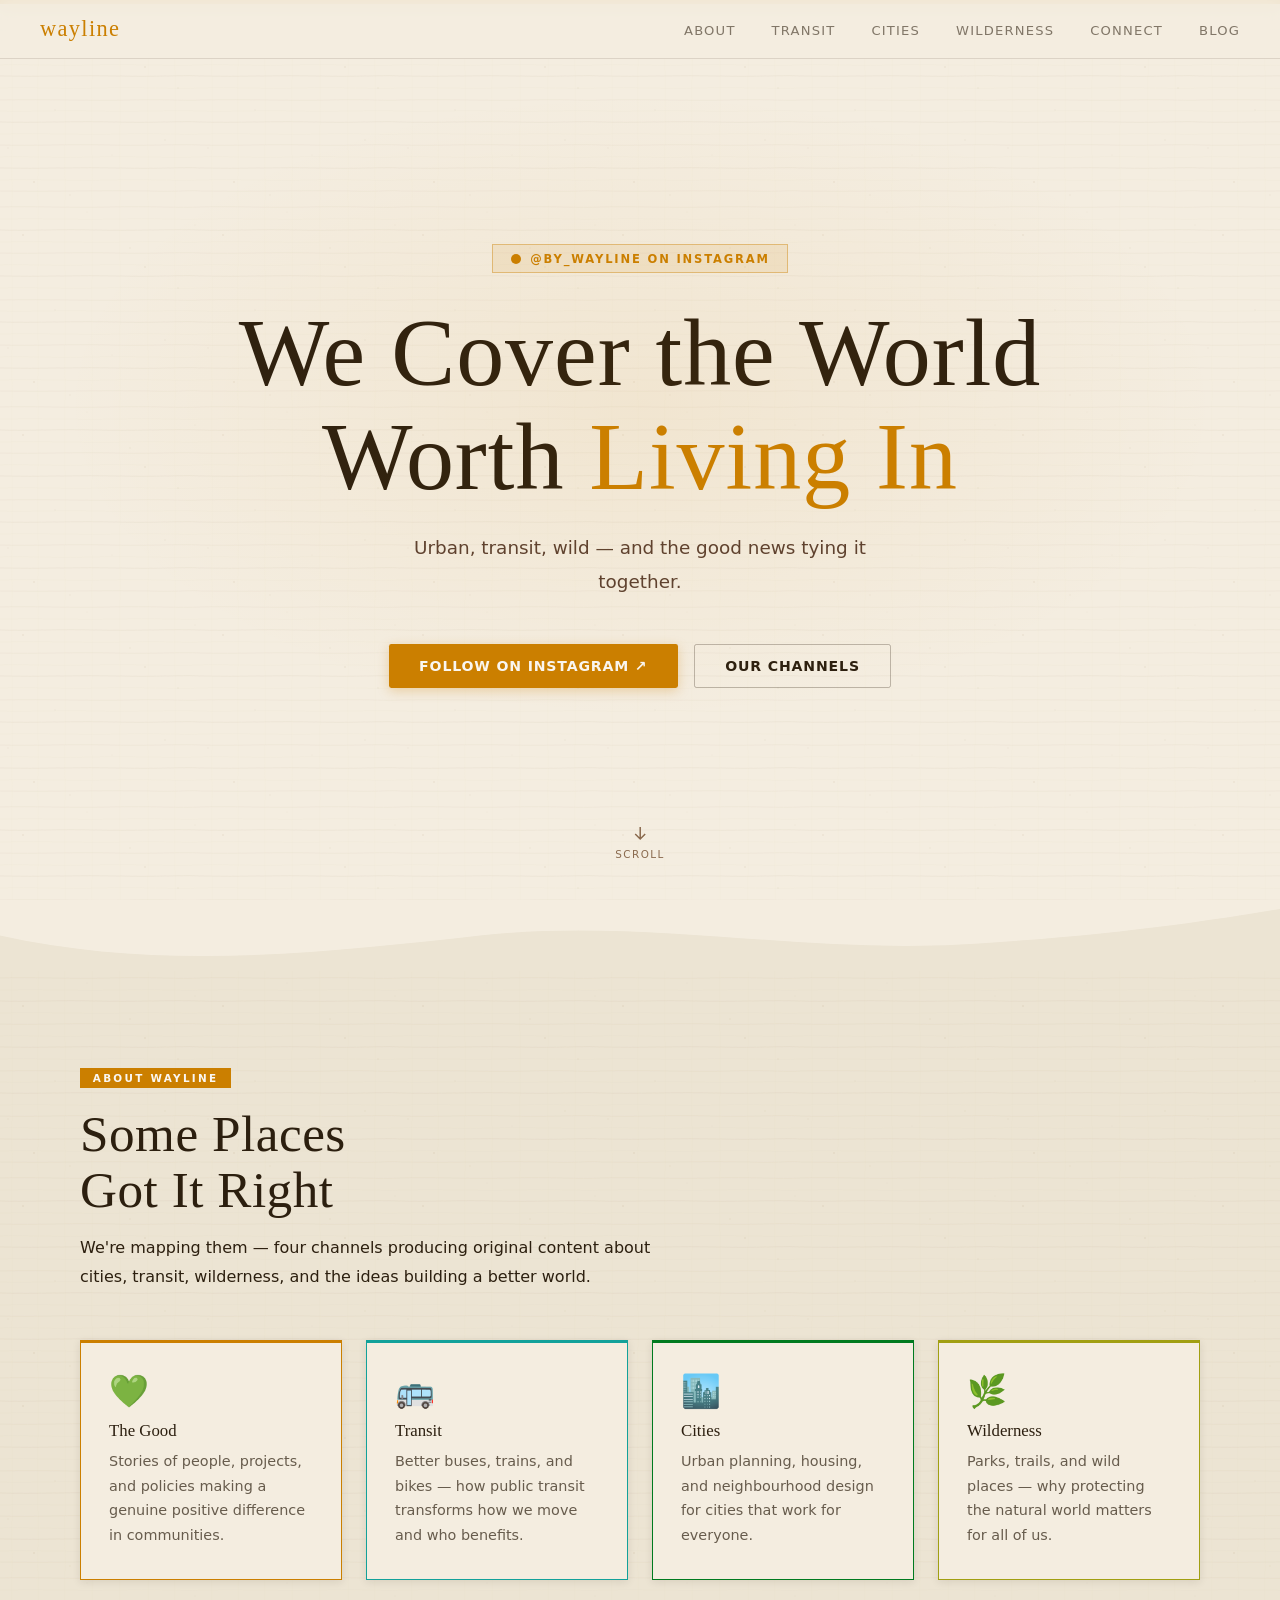
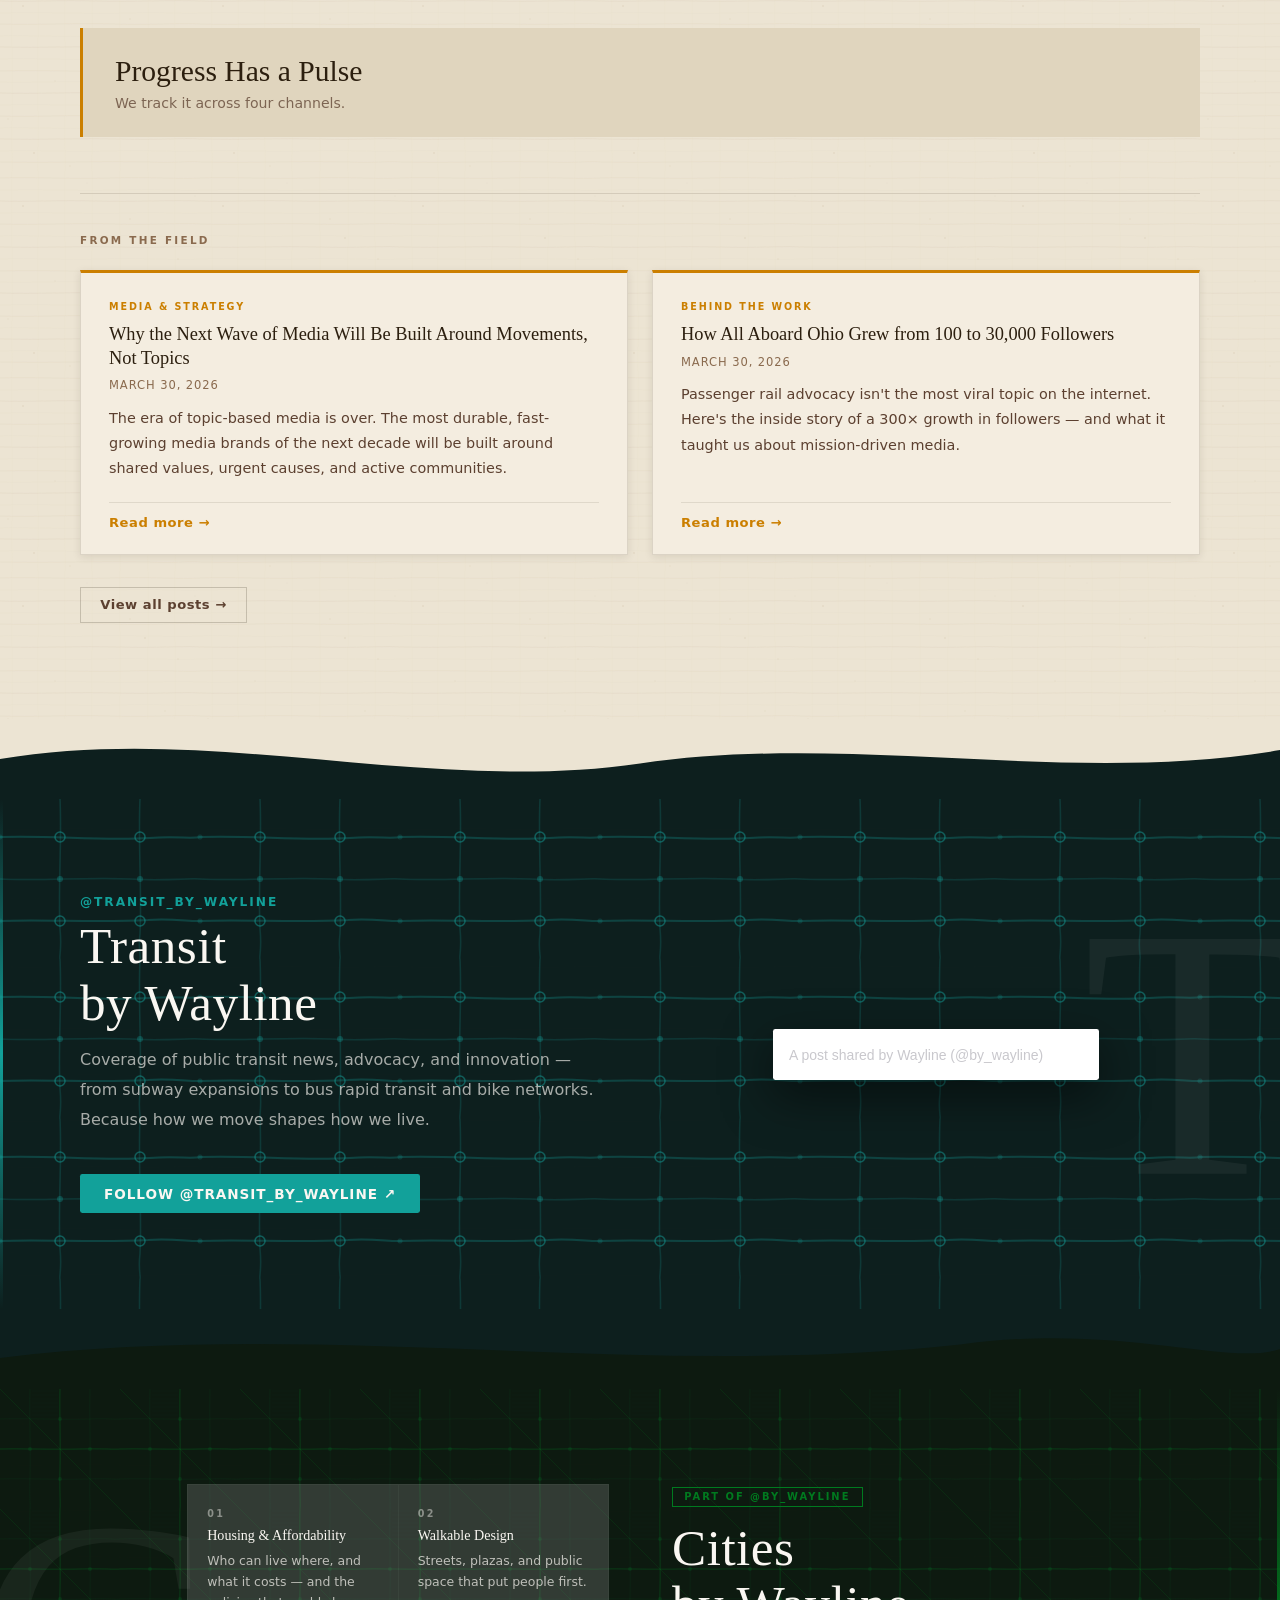
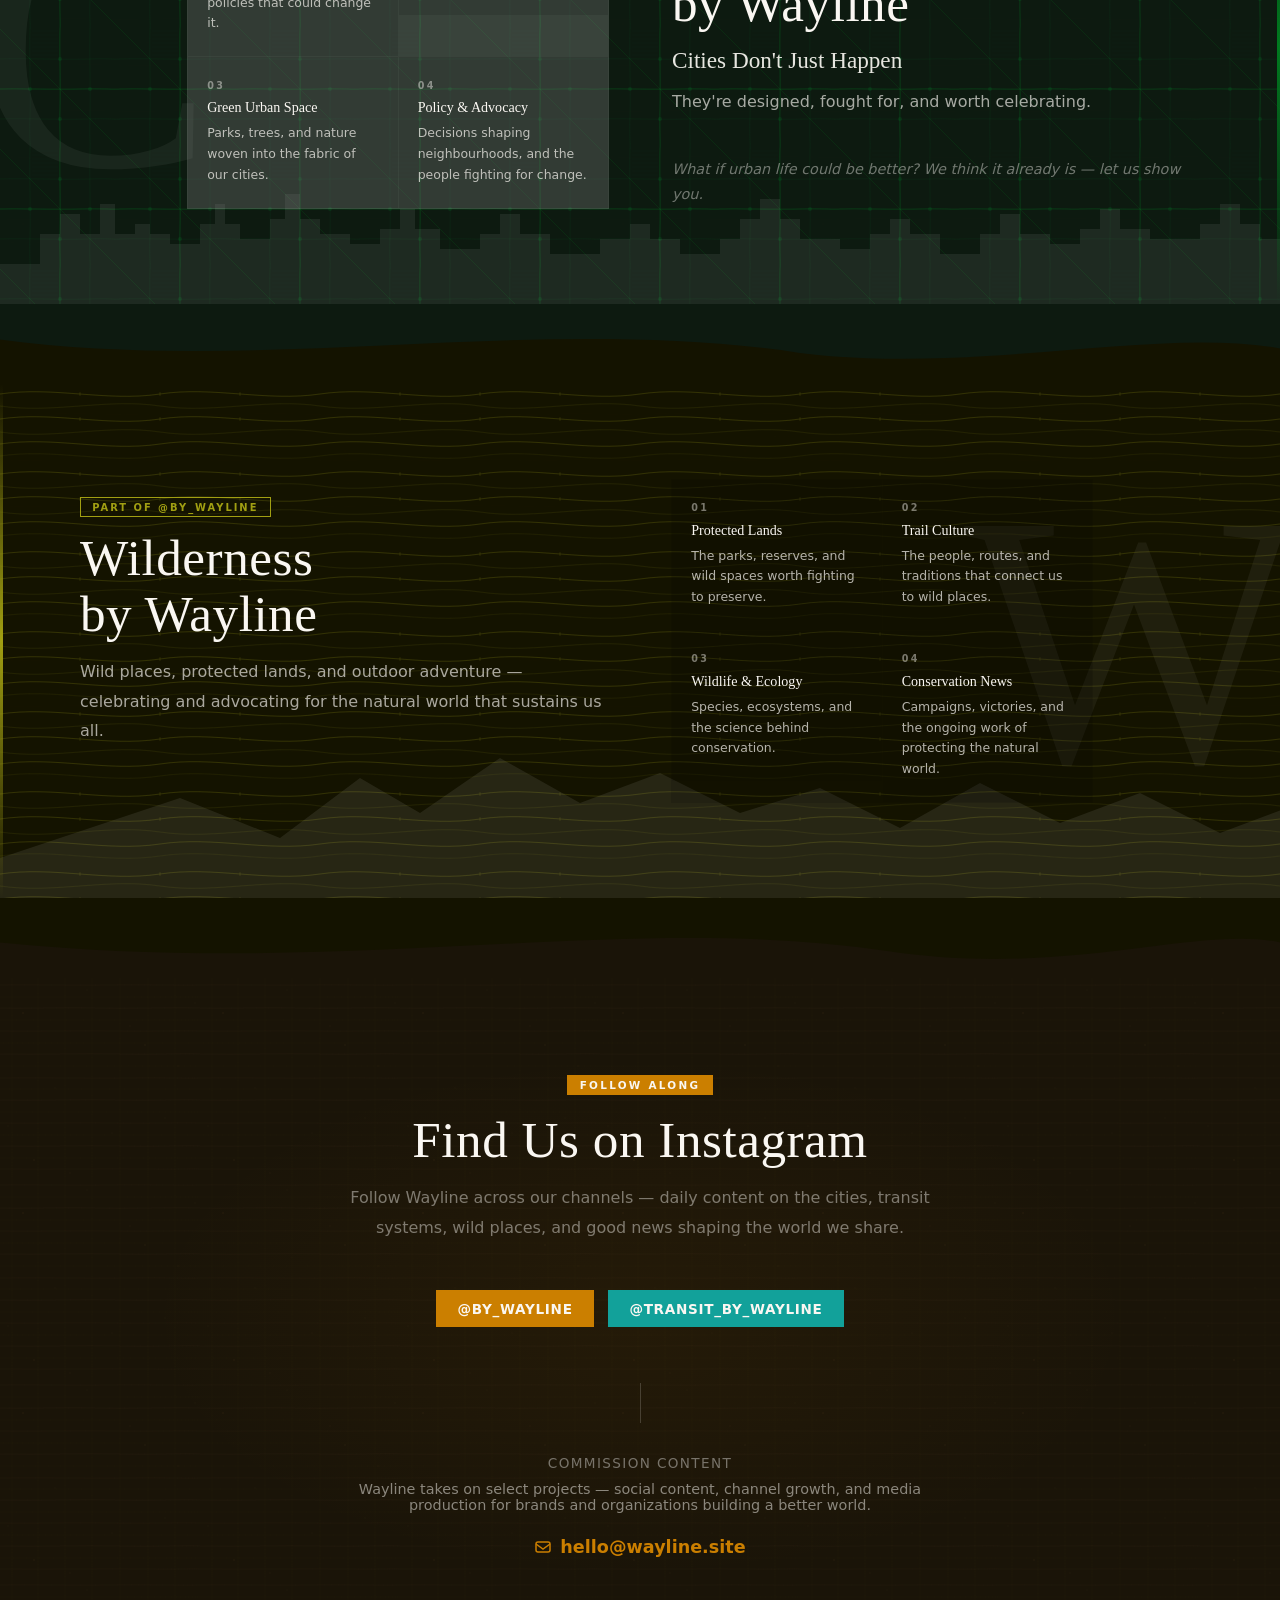
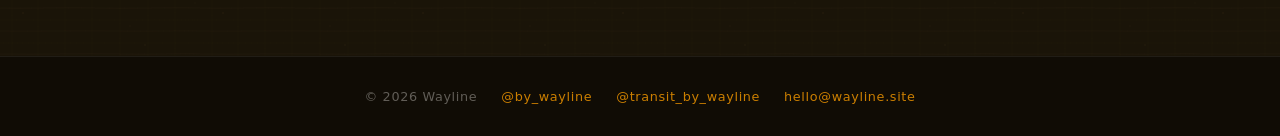
<file: index.html>
<!DOCTYPE html>
<html lang="en">
<head>
  <meta charset="UTF-8" />
  <meta name="viewport" content="width=device-width, initial-scale=1.0" />
  <!-- Security headers (where supported via meta) -->
  <meta http-equiv="Content-Security-Policy" content="default-src 'self'; script-src 'self' https://www.instagram.com; style-src 'self' 'unsafe-inline' https://fonts.googleapis.com; font-src 'self' https://fonts.gstatic.com; img-src 'self' https: data:; frame-src https://www.instagram.com; connect-src 'self'; object-src 'none'; base-uri 'self'; form-action 'self';" />
  <meta http-equiv="Referrer-Policy" content="strict-origin-when-cross-origin" />
  <title>Wayline — Independent Media for Cities, Transit &amp; Wilderness</title>
  <meta name="description" content="Wayline is an independent media company producing original content about cities, transit, wilderness, and building a better world. We grow audiences for causes that matter — and produce content for mission-aligned brands." />
  <meta name="keywords" content="cities media, transit news, wilderness conservation, urban planning, public transit advocacy, independent media, social media content production, mission-driven media" />
  <meta property="og:title"       content="Wayline — Independent Media for a Better World" />
  <meta property="og:description" content="Original content about cities, transit, wilderness, and the good news shaping tomorrow. Wayline is an independent media company that grows audiences for ideas that matter." />
  <meta property="og:url"         content="https://www.wayline.site" />
  <meta property="og:type"        content="website" />
  <meta property="og:image"       content="https://www.wayline.site/static/img/WaylineFavicon.png" />
  <meta name="twitter:card"       content="summary" />
  <meta name="twitter:title"      content="Wayline — Independent Media for a Better World" />
  <meta name="twitter:description" content="Cities, transit, wilderness, and good. Independent media that builds audiences around the ideas improving our world." />
  <link rel="canonical" href="https://www.wayline.site" />
  <link rel="icon" type="image/png" href="static/img/WaylineFavicon.png" />
  <link rel="apple-touch-icon" href="static/img/WaylineFavicon.png" />
  <link rel="preconnect" href="https://fonts.googleapis.com" />
  <link rel="preconnect" href="https://fonts.gstatic.com" crossorigin />
  <link href="https://fonts.googleapis.com/css2?family=Hermeneus+One&family=Gasoek+One&family=Konkhmer+Sleokchher&family=Skranji:wght@400;700&family=DM+Sans:ital,opsz,wght@0,9..40,300;0,9..40,400;0,9..40,500;0,9..40,700;1,9..40,400&display=swap" rel="stylesheet" />
  <link rel="stylesheet" href="style.css" />
  <script type="application/ld+json">
  {
    "@context": "https://schema.org",
    "@type": "Organization",
    "name": "Wayline",
    "alternateName": "Wayline Media",
    "url": "https://www.wayline.site",
    "logo": "https://www.wayline.site/static/img/WaylineFavicon.png",
    "description": "Wayline is an independent media company producing original content about cities, transit, wilderness, and building a better world. Wayline operates four dedicated social channels and produces content for mission-aligned brands and organizations on a contract basis. Notable work includes the All Aboard Ohio rebrand and social growth from under 100 to over 30,000 followers and 1 million monthly views, the launch of mangrovewater.org, and a brand kit for esparail.org.",
    "email": "hello@wayline.site",
    "knowsAbout": ["urban planning", "public transit", "wilderness conservation", "social media content production", "media strategy", "brand storytelling", "channel growth"],
    "sameAs": [
      "https://www.instagram.com/by_wayline",
      "https://www.instagram.com/transit_by_wayline",
      "https://www.instagram.com/cities_by_wayline",
      "https://www.instagram.com/wilderness_by_wayline"
    ]
  }
  </script>
</head>
<body>

  <!-- ===== Navigation ===== -->
  <nav>
    <span class="nav-logo">wayline</span>
    <ul class="nav-links">
      <li><a href="#about">About</a></li>
      <li><a href="#transit">Transit</a></li>
      <li><a href="#cities">Cities</a></li>
      <li><a href="#wilderness">Wilderness</a></li>
      <li><a href="#connect">Connect</a></li>
      <li><a href="/blog/">Blog</a></li>
    </ul>
  </nav>

  <!-- ===== Hero ===== -->
  <section class="hero" id="top">
    <span class="hero-badge reveal">
      <svg width="12" height="12" viewBox="0 0 12 12" fill="currentColor" aria-hidden="true"><circle cx="6" cy="6" r="5"/></svg>
      @by_wayline on Instagram
    </span>
    <h1 class="reveal reveal-delay-1">
      We Cover the World<br>Worth <span class="accent">Living In</span>
    </h1>
    <p class="hero-tagline reveal reveal-delay-2">
      Urban, transit, wild — and the good news tying it together.
    </p>
    <div class="hero-cta reveal reveal-delay-3">
      <a href="https://www.instagram.com/by_wayline" target="_blank" rel="noopener noreferrer" class="btn btn-primary">
        Follow on Instagram ↗
      </a>
      <a href="#about" class="btn btn-ghost">Our Channels</a>
    </div>
    <div class="scroll-hint" aria-hidden="true">
      <svg viewBox="0 0 18 18" fill="none" stroke="currentColor" stroke-width="1.5">
        <path d="M9 3v12M4 10l5 5 5-5"/>
      </svg>
      scroll
    </div>
  </section>

  <!-- Wave: hero → about -->
  <div class="wave" aria-hidden="true" style="background:#f4ede0">
    <svg viewBox="0 0 1440 80" xmlns="http://www.w3.org/2000/svg" preserveAspectRatio="none">
      <path d="M0,0 L0,40 C180,80 360,60 540,40 C720,20 900,60 1080,50 C1260,40 1380,20 1440,10 L1440,80 L0,80 Z" fill="#ece4d3"/>
    </svg>
  </div>

  <!-- ===== About / Mission ===== -->
  <section class="about" id="about">
    <div class="container">
      <div class="about-header">
        <span class="section-tag reveal" style="background:var(--wayline)">About Wayline</span>
        <h2 class="section-title reveal reveal-delay-1">
          Some Places<br>Got It Right
        </h2>
        <p class="section-sub reveal reveal-delay-2">
          We're mapping them — four channels producing original content about cities, transit, wilderness, and the ideas building a better world.
        </p>
      </div>
      <div class="mission-grid">
        <div class="mission-card reveal reveal-delay-1" style="border-color:var(--wayline)">
          <div class="mission-icon">💚</div>
          <h3>The Good</h3>
          <p>Stories of people, projects, and policies making a genuine positive difference in communities.</p>
        </div>
        <div class="mission-card reveal reveal-delay-2" style="border-color:var(--transit)">
          <div class="mission-icon">🚌</div>
          <h3>Transit</h3>
          <p>Better buses, trains, and bikes — how public transit transforms how we move and who benefits.</p>
        </div>
        <div class="mission-card reveal reveal-delay-3" style="border-color:var(--cities)">
          <div class="mission-icon">🏙️</div>
          <h3>Cities</h3>
          <p>Urban planning, housing, and neighbourhood design for cities that work for everyone.</p>
        </div>
        <div class="mission-card reveal reveal-delay-4" style="border-color:var(--wilderness)">
          <div class="mission-icon">🌿</div>
          <h3>Wilderness</h3>
          <p>Parks, trails, and wild places — why protecting the natural world matters for all of us.</p>
        </div>
      </div>
      <blockquote class="pull-quote reveal">
        <p>Progress Has a Pulse</p>
        <span>We track it across four channels.</span>
      </blockquote>
      <div class="blog-preview reveal">
        <p class="blog-preview-label">From the Field</p>
        <div class="blog-preview-grid">
          <article class="blog-preview-card">
            <span class="blog-preview-cat">Media &amp; Strategy</span>
            <h3><a href="/posts/movements-not-topics">Why the Next Wave of Media Will Be Built Around Movements, Not Topics</a></h3>
            <time class="blog-preview-date" datetime="2026-03-30">March 30, 2026</time>
            <p>The era of topic-based media is over. The most durable, fast-growing media brands of the next decade will be built around shared values, urgent causes, and active communities.</p>
            <a href="/posts/movements-not-topics" class="blog-preview-link">Read more →</a>
          </article>
          <article class="blog-preview-card">
            <span class="blog-preview-cat">Behind the Work</span>
            <h3><a href="/posts/all-aboard-ohio-instagram-growth">How All Aboard Ohio Grew from 100 to 30,000 Followers</a></h3>
            <time class="blog-preview-date" datetime="2026-03-30">March 30, 2026</time>
            <p>Passenger rail advocacy isn't the most viral topic on the internet. Here's the inside story of a 300× growth in followers — and what it taught us about mission-driven media.</p>
            <a href="/posts/all-aboard-ohio-instagram-growth" class="blog-preview-link">Read more →</a>
          </article>
        </div>
        <a href="/blog/" class="blog-preview-all">View all posts →</a>
      </div>
    </div>
  </section>

  <!-- Wave: about → transit -->
  <div class="wave" aria-hidden="true" style="background:#ece4d3">
    <svg viewBox="0 0 1440 90" xmlns="http://www.w3.org/2000/svg" preserveAspectRatio="none">
      <path d="M0,45 C240,5 480,85 720,50 C960,15 1200,75 1440,35 L1440,90 L0,90 Z" fill="#0d1f1e"/>
    </svg>
  </div>

  <!-- ===== Transit by Wayline ===== -->
  <section class="brand-section transit-section" id="transit">
    <span class="brand-deco-letter" aria-hidden="true">T</span>
    <div class="container">
      <div class="brand-info">
        <p class="brand-handle reveal" style="color:var(--bg-transit-accent)">@transit_by_wayline</p>
        <h2 class="section-title transit-title reveal reveal-delay-1">Transit<br>by Wayline</h2>
        <p class="section-sub reveal reveal-delay-2">
          Coverage of public transit news, advocacy, and innovation — from subway expansions to bus rapid transit and bike networks. Because how we move shapes how we live.
        </p>
        <a href="https://www.instagram.com/transit_by_wayline" target="_blank" rel="noopener noreferrer"
           class="brand-link reveal reveal-delay-3" style="background:var(--bg-transit-accent)">
          Follow @transit_by_wayline ↗
        </a>
      </div>
      <div class="brand-embed reveal reveal-delay-2">
        <div class="embed-frame">
          <blockquote class="instagram-media" data-instgrm-captioned
            data-instgrm-permalink="https://www.instagram.com/p/DC-3gw5ss4G/?utm_source=ig_embed&utm_campaign=loading"
            data-instgrm-version="14">
            <div style="padding:16px;">
              <a href="https://www.instagram.com/p/DC-3gw5ss4G/?utm_source=ig_embed&utm_campaign=loading"
                 style="color:#c9c8cd;font-family:Arial,sans-serif;font-size:14px;font-style:normal;font-weight:normal;line-height:17px;text-decoration:none;"
                 target="_blank" rel="noopener noreferrer">A post shared by Wayline (@by_wayline)</a>
            </div>
          </blockquote>
        </div>
      </div>
    </div>
  </section>

  <!-- Wave: transit → cities -->
  <div class="wave" aria-hidden="true" style="background:#0d1f1e">
    <svg viewBox="0 0 1440 90" xmlns="http://www.w3.org/2000/svg" preserveAspectRatio="none">
      <path d="M0,55 C360,10 720,80 1080,40 C1260,15 1380,65 1440,45 L1440,90 L0,90 Z" fill="#0d1a10"/>
    </svg>
  </div>

  <!-- ===== Cities by Wayline ===== -->
  <section class="brand-section cities-section flip" id="cities">
    <span class="brand-deco-letter" aria-hidden="true">C</span>

    <!-- Inline skyline silhouette -->
    <svg class="skyline-deco" viewBox="0 0 1440 120" preserveAspectRatio="none" fill="white" xmlns="http://www.w3.org/2000/svg" aria-hidden="true">
      <path d="M0,120 L0,80 L40,80 L40,50 L60,50 L60,30 L80,30 L80,50 L100,50 L100,20 L115,20 L115,50
               L135,50 L135,40 L150,40 L150,50 L170,50 L170,60 L200,60 L200,40 L215,40 L215,20
               L225,20 L225,40 L240,40 L240,55 L270,55 L270,35 L285,35 L285,10 L300,10 L300,35
               L320,35 L320,50 L350,50 L350,60 L380,60 L380,45 L400,45 L400,25 L415,25 L415,45
               L440,45 L440,65 L480,65 L480,50 L500,50 L500,30 L520,30 L520,50 L550,50 L550,70
               L600,70 L600,55 L630,55 L630,40 L650,40 L650,55 L680,55 L680,70 L720,70
               L720,55 L740,55 L740,35 L760,35 L760,15 L780,15 L780,35 L800,35 L800,55
               L840,55 L840,65 L870,65 L870,50 L890,50 L890,35 L910,35 L910,50 L940,50
               L940,70 L980,70 L980,50 L1000,50 L1000,30 L1020,30 L1020,50 L1050,50
               L1050,60 L1080,60 L1080,45 L1100,45 L1100,25 L1120,25 L1120,45 L1150,45
               L1150,55 L1200,55 L1200,40 L1220,40 L1220,20 L1240,20 L1240,40 L1260,40
               L1260,55 L1300,55 L1300,65 L1340,65 L1340,50 L1360,50 L1360,35 L1380,35
               L1380,50 L1400,50 L1400,80 L1440,80 L1440,120 Z"/>
    </svg>

    <div class="container">
      <div class="brand-info">
        <span class="channel-status reveal" style="color:var(--bg-cities-accent)">Part of @by_wayline</span>
        <h2 class="section-title cities-title reveal reveal-delay-1">Cities<br>by Wayline</h2>
        <p class="brand-motto reveal reveal-delay-2">Cities Don't Just Happen</p>
        <p class="section-sub reveal reveal-delay-3">
          They're designed, fought for, and worth celebrating.
        </p>
        <p class="brand-aside reveal reveal-delay-4">What if urban life could be better? We think it already is — let us show you.</p>
      </div>
      <div class="content-pillars brand-embed reveal reveal-delay-2">
        <div class="pillar">
          <span class="pillar-num">01</span>
          <h4>Housing &amp; Affordability</h4>
          <p>Who can live where, and what it costs — and the policies that could change it.</p>
        </div>
        <div class="pillar">
          <span class="pillar-num">02</span>
          <h4>Walkable Design</h4>
          <p>Streets, plazas, and public space that put people first.</p>
        </div>
        <div class="pillar">
          <span class="pillar-num">03</span>
          <h4>Green Urban Space</h4>
          <p>Parks, trees, and nature woven into the fabric of our cities.</p>
        </div>
        <div class="pillar">
          <span class="pillar-num">04</span>
          <h4>Policy &amp; Advocacy</h4>
          <p>Decisions shaping neighbourhoods, and the people fighting for change.</p>
        </div>
      </div>
    </div>
  </section>

  <!-- Wave: cities → wilderness -->
  <div class="wave" aria-hidden="true" style="background:#0d1a10">
    <svg viewBox="0 0 1440 90" xmlns="http://www.w3.org/2000/svg" preserveAspectRatio="none">
      <path d="M0,40 C300,80 600,10 900,55 C1100,80 1300,25 1440,50 L1440,90 L0,90 Z" fill="#141300"/>
    </svg>
  </div>

  <!-- ===== Wilderness by Wayline ===== -->
  <section class="brand-section wilderness-section" id="wilderness">
    <span class="brand-deco-letter" aria-hidden="true">W</span>

    <!-- Inline mountain silhouette -->
    <svg class="mountain-deco" viewBox="0 0 1440 140" preserveAspectRatio="none" fill="white" xmlns="http://www.w3.org/2000/svg" aria-hidden="true">
      <path d="M0,140 L0,100 L180,40 L280,80 L360,20 L420,55 L500,0 L580,45 L660,15 L740,55
               L820,30 L900,70 L980,25 L1060,65 L1140,35 L1220,75 L1300,45 L1380,85 L1440,60
               L1440,140 Z"/>
    </svg>

    <div class="container">
      <div class="brand-info">
        <span class="channel-status reveal" style="color:var(--bg-wilderness-accent)">Part of @by_wayline</span>
        <h2 class="section-title wilderness-title reveal reveal-delay-1">Wilderness<br>by Wayline</h2>
        <p class="section-sub reveal reveal-delay-2">
          Wild places, protected lands, and outdoor adventure — celebrating and advocating for the natural world that sustains us all.
        </p>
      </div>
      <div class="content-pillars brand-embed reveal reveal-delay-2">
        <div class="pillar">
          <span class="pillar-num">01</span>
          <h4>Protected Lands</h4>
          <p>The parks, reserves, and wild spaces worth fighting to preserve.</p>
        </div>
        <div class="pillar">
          <span class="pillar-num">02</span>
          <h4>Trail Culture</h4>
          <p>The people, routes, and traditions that connect us to wild places.</p>
        </div>
        <div class="pillar">
          <span class="pillar-num">03</span>
          <h4>Wildlife &amp; Ecology</h4>
          <p>Species, ecosystems, and the science behind conservation.</p>
        </div>
        <div class="pillar">
          <span class="pillar-num">04</span>
          <h4>Conservation News</h4>
          <p>Campaigns, victories, and the ongoing work of protecting the natural world.</p>
        </div>
      </div>
    </div>
  </section>

  <!-- Wave: wilderness → connect -->
  <div class="wave" aria-hidden="true" style="background:#141300">
    <svg viewBox="0 0 1440 90" xmlns="http://www.w3.org/2000/svg" preserveAspectRatio="none">
      <path d="M0,50 C400,90 700,15 1000,60 C1200,90 1350,30 1440,50 L1440,90 L0,90 Z" fill="#1a1408"/>
    </svg>
  </div>

  <!-- ===== Connect ===== -->
  <section class="connect-section" id="connect">
    <div class="container reveal">
      <span class="section-tag" style="background:var(--wayline)">Follow Along</span>
      <h2 class="section-title">Find Us on Instagram</h2>
      <p class="section-sub">
        Follow Wayline across our channels — daily content on the cities, transit systems, wild places, and good news shaping the world we share.
      </p>
      <div class="brands-row">
        <a href="https://www.instagram.com/by_wayline" target="_blank" rel="noopener noreferrer"
           class="brand-chip" style="background:var(--wayline)">
          @by_wayline
        </a>
        <a href="https://www.instagram.com/transit_by_wayline" target="_blank" rel="noopener noreferrer"
           class="brand-chip" style="background:var(--bg-transit-accent)">
          @transit_by_wayline
        </a>
      </div>
      <div class="connect-divider"></div>
      <p style="color:rgba(255,255,255,0.4);font-size:0.85rem;margin-bottom:0.6rem;letter-spacing:0.1em;text-transform:uppercase;">Commission content</p>
      <p style="color:rgba(250,247,242,0.5);font-size:0.9rem;max-width:38rem;margin:0 auto 1.5rem;">Wayline takes on select projects — social content, channel growth, and media production for brands and organizations building a better world.</p>
      <a href="mailto:hello@wayline.site" class="email-link">
        <svg width="18" height="18" viewBox="0 0 18 18" fill="none" stroke="currentColor" stroke-width="1.5" aria-hidden="true">
          <rect x="2" y="4" width="14" height="10" rx="2"/>
          <path d="M2 6l7 5 7-5"/>
        </svg>
        hello@wayline.site
      </a>
    </div>
  </section>

  <!-- ===== Footer ===== -->
  <footer>
    <div class="footer-row">
      <span>© 2026 Wayline</span>
      <a href="https://www.instagram.com/by_wayline" target="_blank" rel="noopener noreferrer">@by_wayline</a>
      <a href="https://www.instagram.com/transit_by_wayline" target="_blank" rel="noopener noreferrer">@transit_by_wayline</a>
      <a href="mailto:hello@wayline.site">hello@wayline.site</a>
    </div>
  </footer>

  <!-- Instagram embed script -->
  <script async src="https://www.instagram.com/embed.js"></script>
  <!-- Scroll-reveal (external for CSP compliance) -->
  <script src="main.js" defer></script>

</body>
</html>
</file>
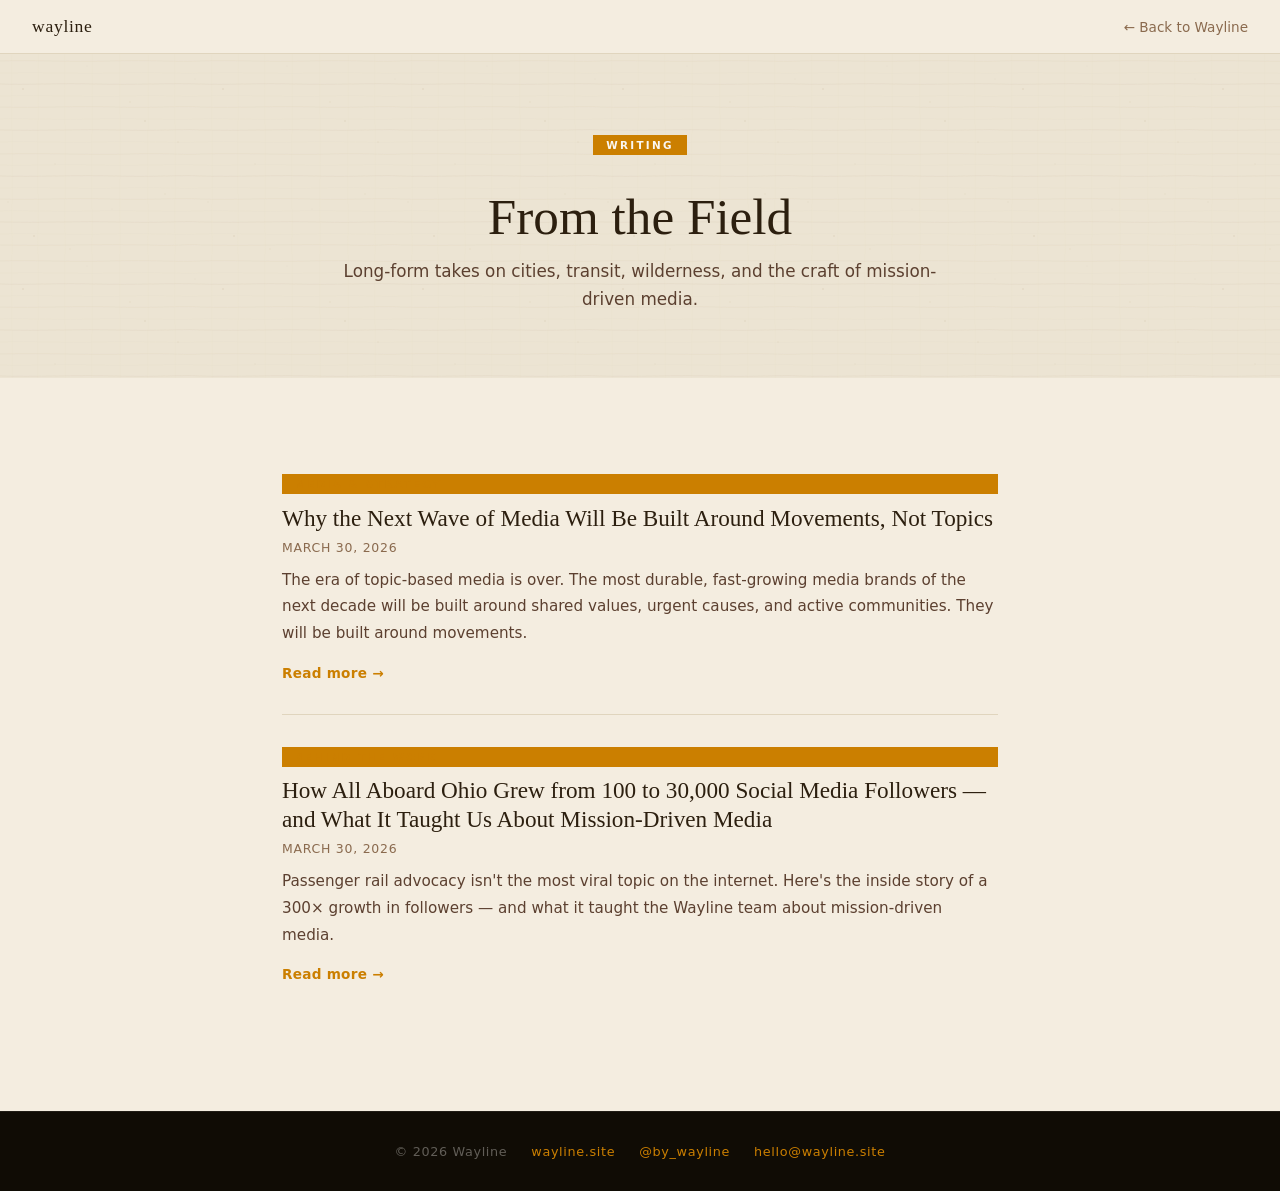
<file: blog/index.html>
<!DOCTYPE html>
<html lang="en">
<head>
  <meta charset="UTF-8" />
  <meta name="viewport" content="width=device-width, initial-scale=1.0" />
  <meta http-equiv="Content-Security-Policy" content="default-src 'self'; script-src 'self'; style-src 'self' 'unsafe-inline' https://fonts.googleapis.com; font-src 'self' https://fonts.gstatic.com; img-src 'self' data:; connect-src 'self'; object-src 'none'; base-uri 'self'; form-action 'self';" />
  <meta http-equiv="Referrer-Policy" content="strict-origin-when-cross-origin" />
  <title>Writing — Wayline</title>
  <meta name="description" content="Long-form writing from Wayline on cities, transit, wilderness, and the media behind mission-driven movements." />
  <meta property="og:title" content="Writing — Wayline" />
  <meta property="og:description" content="Long-form writing from Wayline on cities, transit, wilderness, and the media behind mission-driven movements." />
  <meta property="og:url" content="https://www.wayline.site/blog/" />
  <meta property="og:type" content="website" />
  <link rel="canonical" href="https://www.wayline.site/blog/" />
  <link rel="icon" type="image/png" href="../static/img/WaylineFavicon.png" />
  <link rel="apple-touch-icon" href="../static/img/WaylineFavicon.png" />
  <link rel="preconnect" href="https://fonts.googleapis.com" />
  <link rel="preconnect" href="https://fonts.gstatic.com" crossorigin />
  <link href="https://fonts.googleapis.com/css2?family=Hermeneus+One&family=DM+Sans:ital,opsz,wght@0,9..40,300;0,9..40,400;0,9..40,500;0,9..40,700;1,9..40,400&display=swap" rel="stylesheet" />
  <link rel="stylesheet" href="../style.css" />
  <link rel="stylesheet" href="blog.css" />
</head>
<body>

  <nav class="blog-nav">
    <a href="/" class="nav-logo">wayline</a>
    <a href="/" class="blog-nav-back">← Back to Wayline</a>
  </nav>

  <header class="blog-hero">
    <span class="section-tag" style="background:var(--wayline)">Writing</span>
    <h1>From the Field</h1>
    <p>Long-form takes on cities, transit, wilderness, and the craft of mission-driven media.</p>
  </header>

  <main class="blog-listing">

    <!-- =======================================================
         TO ADD A POST: Copy a <article class="post-card"> block,
         update slug, title, date, category, and excerpt text.
         The slug must match the filename in blog/posts/.
         ======================================================= -->

    <article class="post-card">
      <span class="post-category">Media &amp; Strategy</span>
      <h2>
        <a href="/posts/movements-not-topics">
          Why the Next Wave of Media Will Be Built Around Movements, Not Topics
        </a>
      </h2>
      <time class="post-date" datetime="2026-03-30">March 30, 2026</time>
      <p>
        The era of topic-based media is over. The most durable, fast-growing media brands of the next decade will be built around shared values, urgent causes, and active communities. They will be built around movements.
      </p>
      <a class="read-more" href="/posts/movements-not-topics">Read more →</a>
    </article>

    <article class="post-card">
      <span class="post-category">Behind the Work</span>
      <h2>
        <a href="/posts/all-aboard-ohio-instagram-growth">
          How All Aboard Ohio Grew from 100 to 30,000 Social Media Followers — and What It Taught Us About Mission-Driven Media
        </a>
      </h2>
      <time class="post-date" datetime="2026-03-30">March 30, 2026</time>
      <p>
        Passenger rail advocacy isn't the most viral topic on the internet. Here's the inside story of a 300&times; growth in followers — and what it taught the Wayline team about mission-driven media.
      </p>
      <a class="read-more" href="/posts/all-aboard-ohio-instagram-growth">Read more →</a>
    </article>

  </main>

  <footer>
    <div class="footer-row">
      <span>© 2026 Wayline</span>
      <a href="/">wayline.site</a>
      <a href="https://www.instagram.com/by_wayline" target="_blank" rel="noopener noreferrer">@by_wayline</a>
      <a href="mailto:hello@wayline.site">hello@wayline.site</a>
    </div>
  </footer>

</body>
</html>
</file>
<file: style.css>
/* ============================================================
   WAYLINE.SITE  —  Main Stylesheet
   Paper-texture / architectural / grassroots aesthetic
   Brand colours:
     Wayline     #CB7F00
     Transit     #12A19A
     Cities      #007A1F
     Wilderness  #A19F12
   ============================================================ */

/* === Fonts === */
@import url('https://fonts.googleapis.com/css2?family=Hermeneus+One&family=Gasoek+One&family=Konkhmer+Sleokchher&family=Skranji:wght@400;700&family=DM+Sans:ital,opsz,wght@0,9..40,300;0,9..40,400;0,9..40,500;0,9..40,700;1,9..40,400&display=swap');

/* === Design tokens === */
:root {
  --wayline:       #CB7F00;
  --wayline-dark:  #9a5f00;
  --transit:       #12A19A;
  --transit-dark:  #0b6e69;
  --cities:        #007A1F;
  --cities-dark:   #005015;
  --wilderness:    #A19F12;
  --wilderness-dark: #6e6c0b;

  /* Paper palette */
  --paper:         #f4ede0;
  --paper-mid:     #ece4d3;
  --paper-dark:    #e0d5be;
  --ink:           #2c1f0f;
  --ink-mid:       #5c4030;
  --ink-light:     #8a6a4e;

  /* Section backgrounds (hard-coded brand darks) */
  --bg-hero:       #f4ede0;
  --bg-about:      #ece4d3;
  --bg-transit:    #0d1f1e;
  --bg-cities:     #0d1a10;
  --bg-wilderness: #141300;
  --bg-connect:    #1a1408;

  /* Brand accent colours (used for edge bars, buttons, handles) */
  --bg-transit-accent:    #12A19A;
  --bg-cities-accent:     #007A1F;
  --bg-wilderness-accent: #A19F12;

  --light: #f4ede0;
  --white: #faf7f2;
  --dark:  #2c1f0f;

  /* Hermeneus One — core Wayline display font */
  --font-display:  'Hermeneus One', Georgia, 'Times New Roman', serif;
  /* Gasoek One — Transit section */
  --font-transit:  'Gasoek One', 'Hermeneus One', serif;
  /* Konkhmer Sleokchher — Cities section */
  --font-cities:   'Konkhmer Sleokchher', 'Hermeneus One', serif;
  /* Skranji — Wilderness section (bold urban stencil; update if a specific typeface is confirmed) */
  --font-wilderness: 'Skranji', 'Hermeneus One', serif;
  /* DM Sans — body copy */ 
  --font-body:     'DM Sans', system-ui, sans-serif;

  /* Slightly less aggressive radii for an architectural/editorial feel */
  --radius-sm: 0.15rem;
  --radius:    0.35rem;
  --radius-lg: 0.6rem;

  --shadow-sm: 0 2px 8px rgba(44,31,15,0.10);
  --shadow:    0 6px 20px rgba(44,31,15,0.14);
  --shadow-lg: 0 16px 40px rgba(44,31,15,0.2);
}

/* === Reset === */
*, *::before, *::after { box-sizing: border-box; margin: 0; padding: 0; }
html { scroll-behavior: smooth; }
body {
  font-family: var(--font-body);
  background: var(--paper);
  color: var(--ink);
  overflow-x: hidden;
}
a { color: inherit; text-decoration: none; }
img, svg { display: block; }

/* ============================================================
   NAVIGATION  — parchment / editorial masthead
   ============================================================ */
nav {
  position: fixed;
  inset: 0 0 auto 0;
  z-index: 200;
  display: flex;
  align-items: center;
  justify-content: space-between;
  padding: 1rem 2.5rem;
  background: rgba(244,237,224,0.93);
  backdrop-filter: blur(8px);
  border-bottom: 1.5px solid rgba(44,31,15,0.12);
}

.nav-logo {
  font-family: var(--font-display);
  font-size: 1.4rem;
  font-weight: 400;
  letter-spacing: 0.06em;
  color: var(--wayline);
}

.nav-links {
  display: flex;
  gap: 2.25rem;
  list-style: none;
}

.nav-links a {
  font-family: var(--font-body);
  font-size: 0.82rem;
  font-weight: 500;
  letter-spacing: 0.09em;
  color: rgba(44,31,15,0.58);
  transition: color 0.2s;
  text-transform: uppercase;
}
.nav-links a:hover { color: var(--wayline); }

/* ============================================================
   REVEAL ANIMATION (IntersectionObserver)
   ============================================================ */
.reveal {
  opacity: 0;
  transform: translateY(22px);
  transition: opacity 0.8s cubic-bezier(0.22,1,0.36,1),
              transform 0.8s cubic-bezier(0.22,1,0.36,1);
}
.reveal.visible { opacity: 1; transform: none; }
.reveal-delay-1 { transition-delay: 0.1s; }
.reveal-delay-2 { transition-delay: 0.22s; }
.reveal-delay-3 { transition-delay: 0.36s; }
.reveal-delay-4 { transition-delay: 0.5s; }

/* ============================================================
   HERO  — warm paper with dark ink
   ============================================================ */
.hero {
  position: relative;
  min-height: 100vh;
  background-color: var(--bg-hero);
  background-image: url('patterns/hero.svg');
  background-repeat: repeat;
  background-size: 200px 200px;
  display: flex;
  flex-direction: column;
  align-items: center;
  justify-content: center;
  text-align: center;
  padding: 7rem 2rem 5rem;
  overflow: hidden;
}

/* Warm amber wash from above */
.hero::before {
  content: '';
  position: absolute;
  inset: 0;
  background: radial-gradient(ellipse 65% 50% at 50% 45%,
    rgba(203,127,0,0.07) 0%,
    transparent 70%);
  pointer-events: none;
}

/* Amber rule at top — like a broadsheet masthead line */
.hero::after {
  content: '';
  position: absolute;
  top: 0; left: 0; right: 0;
  height: 4px;
  background: var(--wayline);
}

.hero-badge {
  display: inline-flex;
  align-items: center;
  gap: 0.5rem;
  background: rgba(203,127,0,0.1);
  border: 1.5px solid rgba(203,127,0,0.4);
  color: var(--wayline);
  font-family: var(--font-body);
  font-size: 0.72rem;
  font-weight: 600;
  letter-spacing: 0.16em;
  text-transform: uppercase;
  padding: 0.4rem 1.1rem;
  border-radius: 0;
  margin-bottom: 1.75rem;
}

.hero h1 {
  font-family: var(--font-display);
  font-size: clamp(2.8rem, 8vw, 6rem);
  font-weight: 400;
  color: var(--ink);
  line-height: 1.08;
  letter-spacing: 0.01em;
  margin-bottom: 1.4rem;
}

.hero h1 .accent { color: var(--wayline); }

.hero-tagline {
  font-size: clamp(0.95rem, 2vw, 1.15rem);
  color: var(--ink-mid);
  max-width: 500px;
  line-height: 1.85;
  margin-bottom: 2.8rem;
}

.hero-tagline em {
  font-style: italic;
  color: var(--ink);
}

.hero-cta {
  display: flex;
  gap: 1rem;
  flex-wrap: wrap;
  justify-content: center;
}

/* Scroll indicator */
.scroll-hint {
  position: absolute;
  bottom: 2.5rem;
  left: 50%;
  transform: translateX(-50%);
  display: flex;
  flex-direction: column;
  align-items: center;
  gap: 0.4rem;
  color: var(--ink-light);
  font-size: 0.65rem;
  letter-spacing: 0.14em;
  text-transform: uppercase;
  animation: bounce 2.2s ease-in-out infinite;
}
.scroll-hint svg { width: 18px; height: 18px; }

@keyframes bounce {
  0%, 100% { transform: translateX(-50%) translateY(0); }
  50%        { transform: translateX(-50%) translateY(7px); }
}

/* ============================================================
   BUTTONS
   ============================================================ */
.btn {
  display: inline-flex;
  align-items: center;
  gap: 0.5rem;
  padding: 0.82rem 1.9rem;
  border-radius: var(--radius-sm);
  font-family: var(--font-body);
  font-weight: 600;
  font-size: 0.88rem;
  letter-spacing: 0.06em;
  transition: transform 0.2s, box-shadow 0.2s, background 0.2s;
  cursor: pointer;
  text-transform: uppercase;
}
.btn:hover { transform: translateY(-2px); }

.btn-primary {
  background: var(--wayline);
  color: var(--white);
  box-shadow: 0 3px 12px rgba(203,127,0,0.28);
}
.btn-primary:hover {
  background: #d98a00;
  box-shadow: 0 6px 20px rgba(203,127,0,0.38);
}

.btn-ghost {
  border: 1.5px solid rgba(44,31,15,0.28);
  color: var(--ink);
  background: transparent;
}
.btn-ghost:hover {
  border-color: var(--wayline);
  color: var(--wayline);
}

/* ============================================================
   WAVE DIVIDERS
   ============================================================ */
.wave { display: block; width: 100%; overflow: hidden; line-height: 0; }
.wave svg { display: block; width: 100%; }

/* ============================================================
   UTILITY
   ============================================================ */
.container { max-width: 1120px; margin: 0 auto; }

.section-tag {
  display: inline-block;
  font-family: var(--font-body);
  font-size: 0.65rem;
  font-weight: 700;
  letter-spacing: 0.22em;
  text-transform: uppercase;
  padding: 0.25rem 0.8rem;
  border-radius: 0;
  margin-bottom: 1.1rem;
  color: var(--white);
}

.section-title {
  font-family: var(--font-display);
  font-size: clamp(2rem, 5vw, 3.2rem);
  font-weight: 400;
  line-height: 1.1;
  letter-spacing: 0.01em;
  margin-bottom: 0.9rem;
}

.section-sub {
  font-size: 1rem;
  line-height: 1.85;
  max-width: 600px;
  opacity: 0.8;
  margin-bottom: 2.5rem;
}

/* ============================================================
   ABOUT / MISSION  — paper mid-tone
   ============================================================ */
.about {
  padding: 6rem 2rem;
  background: var(--bg-about);
  background-image: url('patterns/hero.svg');
  background-repeat: repeat;
  background-size: 200px 200px;
  position: relative;
}

.about-header { margin-bottom: 3rem; }

.mission-grid {
  display: grid;
  grid-template-columns: repeat(auto-fit, minmax(230px, 1fr));
  gap: 1.5rem;
}

.mission-card {
  background: var(--paper);
  border-radius: 0;
  padding: 2rem 1.75rem;
  box-shadow: var(--shadow-sm);
  border-top: 3px solid var(--wayline);
  border-left: 1px solid rgba(44,31,15,0.1);
  border-right: 1px solid rgba(44,31,15,0.1);
  border-bottom: 1px solid rgba(44,31,15,0.1);
  position: relative;
  overflow: hidden;
  transition: transform 0.25s, box-shadow 0.25s;
}
.mission-card:hover { transform: translateY(-4px); box-shadow: var(--shadow); }

.mission-icon { font-size: 2rem; margin-bottom: 0.9rem; line-height: 1; }
.mission-card h3 {
  font-family: var(--font-display);
  font-size: 1.05rem;
  font-weight: 400;
  margin-bottom: 0.5rem;
  color: var(--ink);
}
.mission-card p { font-size: 0.9rem; line-height: 1.7; opacity: 0.7; }

/* ============================================================
   BLOG PREVIEW STRIP  — about section
   ============================================================ */
.blog-preview {
  margin-top: 3.5rem;
  padding-top: 2.5rem;
  border-top: 1px solid rgba(44,31,15,0.12);
}

.blog-preview-label {
  font-family: var(--font-body);
  font-size: 0.65rem;
  font-weight: 700;
  letter-spacing: 0.22em;
  text-transform: uppercase;
  color: var(--ink-light);
  margin-bottom: 1.5rem;
}

.blog-preview-grid {
  display: grid;
  grid-template-columns: repeat(auto-fit, minmax(280px, 1fr));
  gap: 1.5rem;
  margin-bottom: 2rem;
}

.blog-preview-card {
  display: flex;
  flex-direction: column;
  background: var(--paper);
  border-top: 3px solid var(--wayline);
  border-left: 1px solid rgba(44,31,15,0.12);
  border-right: 1px solid rgba(44,31,15,0.12);
  border-bottom: 1px solid rgba(44,31,15,0.12);
  padding: 1.75rem 1.75rem 1.5rem;
  box-shadow: var(--shadow-sm);
  transition: transform 0.22s, box-shadow 0.22s;
}
.blog-preview-card:hover {
  transform: translateY(-4px);
  box-shadow: var(--shadow);
}

.blog-preview-cat {
  display: inline-block;
  font-family: var(--font-body);
  font-size: 0.6rem;
  font-weight: 700;
  letter-spacing: 0.2em;
  text-transform: uppercase;
  color: var(--wayline);
  margin-bottom: 0.65rem;
}

.blog-preview-card h3 {
  font-family: var(--font-display);
  font-size: 1.15rem;
  font-weight: 400;
  line-height: 1.3;
  margin-bottom: 0.5rem;
  color: var(--ink);
}

.blog-preview-card h3 a {
  color: inherit;
  text-decoration: none;
  transition: color 0.2s;
}
.blog-preview-card h3 a:hover { color: var(--wayline); }

.blog-preview-date {
  display: block;
  font-size: 0.72rem;
  font-family: var(--font-body);
  letter-spacing: 0.08em;
  text-transform: uppercase;
  color: var(--ink-light);
  margin-bottom: 0.85rem;
}

.blog-preview-card p {
  font-size: 0.9rem;
  line-height: 1.75;
  color: var(--ink-mid);
  margin-bottom: 1.25rem;
  flex: 1;
}

.blog-preview-link {
  display: inline-flex;
  align-items: center;
  gap: 0.25rem;
  font-size: 0.82rem;
  font-weight: 600;
  color: var(--wayline);
  text-decoration: none;
  letter-spacing: 0.04em;
  margin-top: auto;
  padding-top: 0.75rem;
  border-top: 1px solid rgba(44,31,15,0.1);
  transition: gap 0.2s, color 0.2s;
}
.blog-preview-link:hover { color: var(--wayline-dark); gap: 0.5rem; }

.blog-preview-all {
  display: inline-flex;
  align-items: center;
  gap: 0.35rem;
  font-family: var(--font-body);
  font-size: 0.82rem;
  font-weight: 600;
  color: var(--ink-mid);
  text-decoration: none;
  letter-spacing: 0.04em;
  padding: 0.6rem 1.2rem;
  border: 1.5px solid rgba(44,31,15,0.2);
  transition: color 0.2s, border-color 0.2s;
}
.blog-preview-all:hover { color: var(--wayline); border-color: var(--wayline); }

/* Pull-quote callout — used in about section */
.pull-quote {
  margin: 3rem 0 0;
  padding: 1.6rem 2rem;
  border-left: 3px solid var(--wayline);
  background: var(--paper-dark);
}
.pull-quote p {
  font-family: var(--font-display);
  font-size: clamp(1.25rem, 3vw, 1.85rem);
  color: var(--ink);
  margin-bottom: 0.3rem;
  line-height: 1.15;
}
.pull-quote span {
  font-size: 0.88rem;
  color: var(--ink-mid);
  opacity: 0.75;
}

/* ============================================================
   BRAND SECTIONS  (shared base)
   ============================================================ */
.brand-section {
  position: relative;
  padding: 6rem 2rem;
  overflow: hidden;
}

/* Paper grain overlay on dark brand sections */
.brand-section::after {
  content: '';
  position: absolute;
  inset: 0;
  background-image: url('patterns/hero.svg');
  background-repeat: repeat;
  background-size: 200px 200px;
  opacity: 0.12;
  pointer-events: none;
  z-index: 0;
}

.brand-section .container {
  display: grid;
  grid-template-columns: 1fr 1fr;
  gap: 4rem;
  align-items: center;
  position: relative;
  z-index: 1;
}

.brand-section.flip .container { direction: rtl; }
.brand-section.flip .container > * { direction: ltr; }

/* Large decorative background letter */
.brand-deco-letter {
  position: absolute;
  font-family: var(--font-display);
  font-weight: 400;
  font-size: 28vw;
  line-height: 1;
  letter-spacing: 0.01em;
  opacity: 0.05;
  pointer-events: none;
  user-select: none;
  right: -2vw;
  top: 50%;
  transform: translateY(-50%);
  color: currentColor;
  z-index: 0;
}
.brand-section.flip .brand-deco-letter {
  right: auto;
  left: -2vw;
}

.brand-handle {
  font-family: var(--font-body);
  font-size: 0.76rem;
  font-weight: 600;
  letter-spacing: 0.16em;
  text-transform: uppercase;
  opacity: 0.65;
  margin-bottom: 0.6rem;
}

.brand-info .section-title { color: var(--white); }
.brand-info .section-sub { color: rgba(250,247,242,0.65); }

/* Section motto — bold tagline under channel name in dark brand sections */
.brand-motto {
  font-family: var(--font-display);
  font-size: clamp(1.05rem, 2.5vw, 1.45rem);
  color: rgba(250,247,242,0.92);
  line-height: 1.2;
  margin-bottom: 0.8rem;
}

/* Brand aside — secondary callout in brand section info column */
.brand-aside {
  font-size: 0.9rem;
  color: rgba(250,247,242,0.42);
  line-height: 1.75;
  margin-top: 1rem;
  font-style: italic;
}

.brand-link {
  display: inline-flex;
  align-items: center;
  gap: 0.5rem;
  font-family: var(--font-body);
  font-weight: 600;
  font-size: 0.85rem;
  letter-spacing: 0.07em;
  text-transform: uppercase;
  padding: 0.72rem 1.5rem;
  border-radius: var(--radius-sm);
  color: var(--white);
  transition: transform 0.2s, box-shadow 0.2s, filter 0.2s;
}
.brand-link:hover {
  transform: translateY(-2px);
  filter: brightness(1.12);
  box-shadow: 0 8px 24px rgba(0,0,0,0.3);
}

/* Embed wrapper */
.brand-embed {
  display: flex;
  justify-content: center;
  align-items: flex-start;
}

.embed-frame {
  width: 326px;
  max-width: 100%;
  border-radius: var(--radius-sm);
  overflow: hidden;
  box-shadow: 0 16px 48px rgba(0,0,0,0.5);
  background: #fff;
  transition: transform 0.3s, box-shadow 0.3s;
}
.embed-frame:hover {
  transform: translateY(-4px) scale(1.01);
  box-shadow: 0 24px 64px rgba(0,0,0,0.6);
}

.embed-frame blockquote {
  margin: 0 !important;
  width: 326px !important;
  max-width: 100% !important;
  min-width: 0 !important;
  border-radius: 0 !important;
  box-shadow: none !important;
}

/* ============================================================
   CONTENT PILLARS  — replaces embed for unreserved channels
   ============================================================ */
.content-pillars {
  display: grid;
  grid-template-columns: 1fr 1fr;
  gap: 1px;
  width: 100%;
  max-width: 420px;
  background: rgba(255,255,255,0.18);
  outline: 1px solid rgba(255,255,255,0.18);
}

.pillar {
  padding: 1.4rem 1.2rem;
  background: rgba(0,0,0,0.12);
}

.pillar-num {
  display: block;
  font-family: var(--font-body);
  font-size: 0.6rem;
  font-weight: 700;
  letter-spacing: 0.25em;
  text-transform: uppercase;
  opacity: 0.45;
  margin-bottom: 0.55rem;
}

.pillar h4 {
  font-family: var(--font-display);
  font-size: 0.88rem;
  font-weight: 400;
  margin-bottom: 0.4rem;
  line-height: 1.25;
}

.pillar p {
  font-size: 0.78rem;
  line-height: 1.65;
  opacity: 0.7;
}

/* Wilderness dark-text overrides for pillars */
.wilderness-section .content-pillars {
  background: rgba(0,0,0,0.12);
  outline-color: rgba(0,0,0,0.12);
}
.wilderness-section .pillar {
  background: rgba(0,0,0,0.08);
}

/* "Channel coming soon" badge */
.channel-status {
  display: inline-block;
  font-family: var(--font-body);
  font-size: 0.62rem;
  font-weight: 700;
  letter-spacing: 0.2em;
  text-transform: uppercase;
  padding: 0.22rem 0.7rem;
  border: 1.5px solid currentColor;
  opacity: 0.55;
  margin-bottom: 0.8rem;
}

/* ============================================================
   TRANSIT SECTION  — dark teal bg, white text, teal accent bar
   ============================================================ */
.transit-section {
  background-color: var(--bg-transit);
  background-image: url('patterns/transit.svg');
  background-repeat: repeat;
  background-size: 200px 160px;
  color: var(--white);
}

.transit-section::before {
  content: '';
  position: absolute;
  top: 0; bottom: 0; left: 0;
  width: 3px;
  background: linear-gradient(180deg, transparent, var(--bg-transit-accent), transparent);
  z-index: 1;
}

.transit-title {
  font-family: var(--font-transit);
}

/* ============================================================
   CITIES SECTION  — dark green bg, white text, green accent bar
   ============================================================ */
.cities-section {
  background-color: var(--bg-cities);
  background-image: url('patterns/cities.svg');
  background-repeat: repeat;
  background-size: 120px 120px;
  color: var(--white);
}

.cities-section::before {
  content: '';
  position: absolute;
  top: 0; bottom: 0; right: 0;
  width: 3px;
  background: linear-gradient(180deg, transparent, var(--bg-cities-accent), transparent);
  z-index: 1;
}

.cities-title {
  font-family: var(--font-cities);
}

/* City skyline silhouette at base */
.skyline-deco {
  position: absolute;
  bottom: 0; left: 0; right: 0;
  height: 120px;
  opacity: 0.07;
  pointer-events: none;
  z-index: 0;
}

/* ============================================================
   WILDERNESS SECTION  — dark olive bg, white text, olive accent bar
   ============================================================ */
.wilderness-section {
  background-color: var(--bg-wilderness);
  background-image: url('patterns/wilderness.svg');
  background-repeat: repeat;
  background-size: 320px 80px;
  color: var(--white);
}

.wilderness-title {
  font-family: var(--font-wilderness);
}

.wilderness-section::before {
  content: '';
  position: absolute;
  top: 0; bottom: 0; left: 0;
  width: 3px;
  background: linear-gradient(180deg, transparent, var(--bg-wilderness-accent), transparent);
  z-index: 1;
}

/* Mountain silhouette at base */
.mountain-deco {
  position: absolute;
  bottom: 0; left: 0; right: 0;
  height: 140px;
  opacity: 0.08;
  pointer-events: none;
  z-index: 0;
}

/* ============================================================
   CONNECT SECTION
   ============================================================ */
.connect-section {
  position: relative;
  padding: 6rem 2rem;
  background-color: var(--bg-connect);
  background-image: url('patterns/hero.svg');
  background-repeat: repeat;
  background-size: 200px 200px;
  color: var(--white);
  text-align: center;
  overflow: hidden;
}

/* Warm amber glow */
.connect-section::before {
  content: '';
  position: absolute;
  inset: 0;
  background: radial-gradient(ellipse 55% 55% at 50% 50%,
    rgba(203,127,0,0.06) 0%, transparent 70%);
  pointer-events: none;
  z-index: 0;
}

.connect-section .container { position: relative; z-index: 1; }
.connect-section .section-title { color: var(--white); }
.connect-section .section-sub   { color: rgba(250,247,242,0.55); margin: 0 auto 3rem; }

.brands-row {
  display: flex;
  flex-wrap: wrap;
  justify-content: center;
  gap: 0.85rem;
  margin-bottom: 3.5rem;
}

.brand-chip {
  display: inline-flex;
  align-items: center;
  gap: 0.45rem;
  padding: 0.65rem 1.35rem;
  border-radius: 0;
  font-family: var(--font-body);
  font-weight: 600;
  font-size: 0.85rem;
  letter-spacing: 0.05em;
  text-transform: uppercase;
  color: var(--white);
  transition: transform 0.2s, box-shadow 0.2s, filter 0.2s;
}
.brand-chip:hover {
  transform: translateY(-3px);
  filter: brightness(1.15);
  box-shadow: 0 8px 20px rgba(0,0,0,0.35);
}

.connect-divider {
  width: 1px;
  height: 40px;
  background: rgba(250,247,242,0.18);
  margin: 0 auto 2rem;
}

.email-link {
  display: inline-flex;
  align-items: center;
  gap: 0.5rem;
  color: var(--wayline);
  font-family: var(--font-body);
  font-weight: 600;
  font-size: 1.1rem;
  transition: opacity 0.2s;
}
.email-link:hover { opacity: 0.78; }

/* ============================================================
   FOOTER
   ============================================================ */
footer {
  background: #100c05;
  border-top: 1px solid rgba(250,247,242,0.07);
  color: rgba(250,247,242,0.35);
  text-align: center;
  padding: 2rem;
  font-size: 0.8rem;
  font-family: var(--font-body);
  letter-spacing: 0.05em;
}
footer a { color: var(--wayline); transition: opacity 0.2s; }
footer a:hover { opacity: 0.75; }
footer .footer-row { display: flex; flex-wrap: wrap; justify-content: center; gap: 1.5rem; }

/* ============================================================
   RESPONSIVE
   ============================================================ */
@media (max-width: 820px) {
  .brand-section .container { grid-template-columns: 1fr; gap: 2.5rem; }
  .brand-section.flip .container { direction: ltr; }
  .brand-deco-letter { display: none; }
  .nav-links { display: none; }
  .hero h1 { font-size: 2.6rem; }
  .content-pillars { max-width: 100%; }
}

@media (max-width: 480px) {
  nav { padding: 0.9rem 1.25rem; }
  .about, .brand-section, .connect-section { padding: 4rem 1.25rem; }
  .hero { padding: 6rem 1.25rem 4rem; }
  .content-pillars { grid-template-columns: 1fr; }
}
</file>
<file: blog/blog.css>
/* ============================================================
   WAYLINE BLOG — Reading & listing styles
   Inherits all design tokens from ../style.css (loaded first).
   url() paths here are relative to THIS file's location
   (/blog/blog.css), so ../patterns/ resolves to /patterns/. ✓
   ============================================================ */

/* ---- Blog nav -------------------------------------------- */
nav.blog-nav {
  display: flex;
  align-items: center;
  justify-content: space-between;
  padding: 1rem 2rem;
  background: var(--paper);
  border-bottom: 1px solid var(--paper-dark);
  position: sticky;
  top: 0;
  z-index: 100;
  /* Reset any main-nav overrides */
  backdrop-filter: none;
}

nav.blog-nav .nav-logo {
  font-family: var(--font-display);
  font-size: 1.1rem;
  font-weight: 400;
  color: var(--ink);
  text-decoration: none;
  letter-spacing: 0.04em;
}

nav.blog-nav .blog-nav-back {
  font-family: var(--font-body);
  font-size: 0.85rem;
  color: var(--ink-light);
  text-decoration: none;
  display: flex;
  align-items: center;
  gap: 0.3rem;
  transition: color 0.2s;
}

nav.blog-nav .blog-nav-back:hover { color: var(--wayline); }

/* ---- Blog listing page ------------------------------------ */
.blog-hero {
  background: var(--bg-about);
  background-image: url('../patterns/hero.svg');
  background-repeat: repeat;
  background-size: 200px 200px;
  padding: 5rem 2rem 4rem;
  text-align: center;
}

.blog-hero h1 {
  font-family: var(--font-display);
  font-size: clamp(2rem, 5vw, 3.2rem);
  font-weight: 400;
  color: var(--ink);
  margin: 1rem 0 0.75rem;
  line-height: 1.1;
}

.blog-hero p {
  color: var(--ink-mid);
  font-size: 1.05rem;
  max-width: 40rem;
  margin: 0 auto;
  line-height: 1.7;
}

.blog-listing {
  max-width: 780px;
  margin: 0 auto;
  padding: 4rem 2rem 6rem;
}

.post-card {
  padding: 2rem 0;
  border-bottom: 1px solid var(--paper-dark);
}

.post-card:last-child { border-bottom: none; }

.post-card .post-category {
  font-size: 0.65rem;
  font-weight: 700;
  letter-spacing: 0.2em;
  text-transform: uppercase;
  color: var(--wayline);
  display: block;
  margin-bottom: 0.6rem;
}

.post-card h2 {
  font-family: var(--font-display);
  font-size: 1.45rem;
  font-weight: 400;
  line-height: 1.25;
  margin-bottom: 0.45rem;
}

.post-card h2 a {
  color: var(--ink);
  text-decoration: none;
  transition: color 0.2s;
}

.post-card h2 a:hover { color: var(--wayline); }

.post-card .post-date {
  display: block;
  font-size: 0.78rem;
  color: var(--ink-light);
  margin-bottom: 0.75rem;
  letter-spacing: 0.06em;
  text-transform: uppercase;
}

.post-card > p {
  font-size: 0.95rem;
  line-height: 1.75;
  color: var(--ink-mid);
  margin-bottom: 1rem;
}

.read-more {
  font-size: 0.85rem;
  font-weight: 600;
  color: var(--wayline);
  text-decoration: none;
  letter-spacing: 0.02em;
}

.read-more:hover { text-decoration: underline; }

/* ---- Post page shell ------------------------------------- */
.post-page { background: var(--paper); min-height: 100vh; }

.post-header-wrap {
  background: var(--bg-about);
  background-image: url('../patterns/hero.svg');
  background-repeat: repeat;
  background-size: 200px 200px;
  padding: 5rem 2rem 4rem;
  text-align: center;
}

/* ---- Post header elements (rendered by blog.js) ---------- */
.post-category {
  display: inline-block;
  font-family: var(--font-body);
  font-size: 0.65rem;
  font-weight: 700;
  letter-spacing: 0.22em;
  text-transform: uppercase;
  color: var(--white);
  background: var(--wayline);
  padding: 0.25rem 0.8rem;
  margin-bottom: 1.25rem;
}

.post-title {
  font-family: var(--font-display);
  font-size: clamp(1.7rem, 4vw, 2.8rem);
  font-weight: 400;
  line-height: 1.15;
  color: var(--ink);
  max-width: 820px;
  margin: 0 auto 1rem;
}

.post-date {
  display: block;
  font-size: 0.78rem;
  letter-spacing: 0.08em;
  color: var(--ink-light);
  margin-bottom: 1rem;
  text-transform: uppercase;
}

.post-deck {
  font-size: 1.1rem;
  line-height: 1.7;
  color: var(--ink-mid);
  font-style: italic;
  max-width: 620px;
  margin: 0 auto;
}

/* ---- Article body (rendered by blog.js) ------------------ */
.post-body {
  max-width: 720px;
  margin: 0 auto;
  padding: 4rem 2rem 6rem;
}

.post-body p {
  font-size: 1.06rem;
  line-height: 1.9;
  color: var(--ink);
  margin-bottom: 1.5rem;
}

.post-body h2 {
  font-family: var(--font-display);
  font-size: 1.45rem;
  font-weight: 400;
  color: var(--ink);
  margin: 3rem 0 1.1rem;
  padding-top: 0.75rem;
  border-top: 2px solid var(--wayline);
  line-height: 1.2;
}

.post-body h3 {
  font-family: var(--font-display);
  font-size: 1.15rem;
  font-weight: 400;
  color: var(--ink);
  margin: 2.25rem 0 0.75rem;
}

.post-body ul {
  margin: 0 0 1.75rem 1.1rem;
  padding: 0;
}

.post-body li {
  font-size: 1.06rem;
  line-height: 1.8;
  color: var(--ink);
  margin-bottom: 1rem;
  padding-left: 0.4rem;
}

.post-body strong { font-weight: 600; color: var(--ink); }
.post-body em { font-style: italic; }

.post-body code {
  font-family: monospace;
  background: var(--paper-dark);
  padding: 0.1em 0.35em;
  border-radius: 2px;
  font-size: 0.91em;
}

.post-body a {
  color: var(--wayline);
  text-decoration: underline;
  text-underline-offset: 3px;
}

.post-body a:hover { opacity: 0.8; }

.post-error {
  color: var(--ink-light);
  font-size: 1rem;
  text-align: center;
  padding: 4rem 0;
}

.post-error a { color: var(--wayline); }

/* ---- Responsive ------------------------------------------ */
@media (max-width: 640px) {
  nav.blog-nav { padding: 0.9rem 1.25rem; }
  .blog-hero,
  .post-header-wrap { padding: 3.5rem 1.25rem 3rem; }
  .blog-listing,
  .post-body { padding: 2.5rem 1.25rem 4rem; }
  .post-title { font-size: 1.6rem; }
}
</file>
